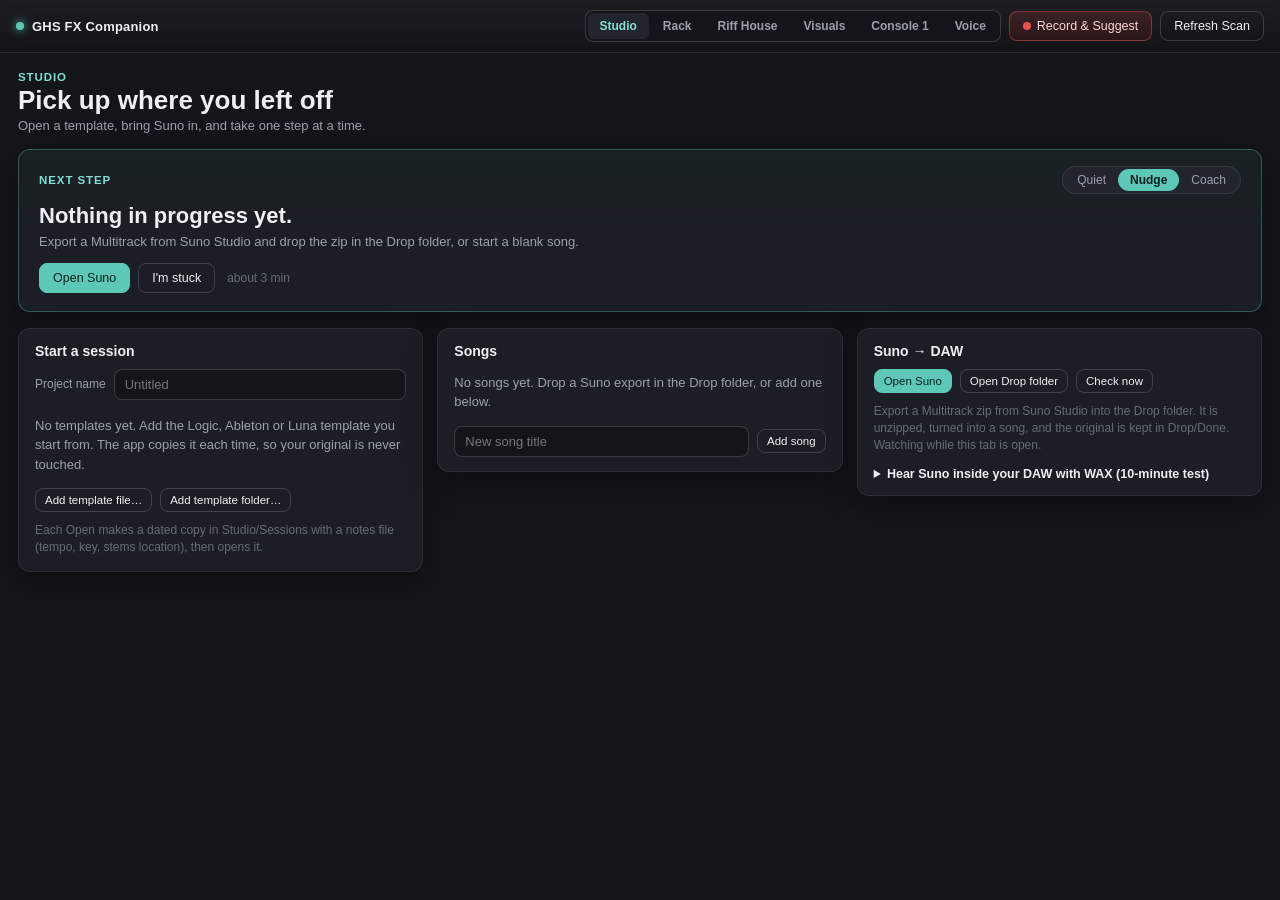
<file: Resources/webui/index.html>
<!DOCTYPE html>
<html lang="en">
<head>
<meta charset="utf-8" />
<meta name="viewport" content="width=device-width, initial-scale=1" />
<title>GHS FX Companion</title>
<link rel="stylesheet" href="style.css" />
<link rel="stylesheet" href="riffhouse.css" />
<link rel="stylesheet" href="routine.css" />
<link rel="stylesheet" href="studio.css" />
<link rel="stylesheet" href="visuals.css" />
<link rel="stylesheet" href="console1.css" />
<link rel="stylesheet" href="voice.css" />
</head>
<body>
<div id="app">

  <header class="topbar">
    <div class="brand">
      <span class="brand-dot"></span>
      <span class="brand-name">GHS FX Companion</span>
    </div>
    <div class="topbar-actions">
      <nav class="view-switch">
        <button id="navStudio" class="view-switch-btn on">Studio</button>
        <button id="navRack" class="view-switch-btn">Rack</button>
        <button id="navRiffHouse" class="view-switch-btn">Riff House</button>
        <button id="navVisuals" class="view-switch-btn">Visuals</button>
        <button id="navConsole1" class="view-switch-btn">Console 1</button>
        <button id="navVoice" class="view-switch-btn">Voice</button>
      </nav>
      <button id="recordBtn" class="btn btn-record">
        <span class="rec-dot"></span>
        <span id="recordBtnLabel">Record &amp; Suggest</span>
      </button>
      <button id="scanBtn" class="btn btn-ghost" title="Re-read the local plugin scan cache">Refresh Scan</button>
    </div>
  </header>

  <div id="toasts" class="toasts"></div>

  <div id="view-studio" class="view on">
    <div id="stRoot"></div>
  </div>

  <div id="view-rack" class="view">
  <main class="layout">

    <section class="panel browser">
      <div class="panel-head">
        <h2>Plugin Library</h2>
        <span id="scanStatus" class="muted small"></span>
      </div>
      <input id="searchBox" class="search" type="text" placeholder="Search name, brand, category..." />
      <div id="pluginList" class="plugin-list"></div>
    </section>

    <section class="panel rack">
      <div class="panel-head">
        <h2>Rack</h2>
        <div class="preset-row">
          <select id="presetSelect" class="select">
            <option value="">Load preset...</option>
          </select>
          <button id="savePresetBtn" class="btn btn-ghost small">Save...</button>
          <button id="deletePresetBtn" class="btn btn-ghost small">Delete</button>
          <button id="importRecipeBtn" class="btn btn-ghost small">Import Recipe...</button>
        </div>
      </div>
      <div id="slotList" class="slot-list"></div>
    </section>

  </main>
  </div>

  <div id="view-riffhouse" class="view">
    <div id="rhRoot"></div>
  </div>

  <div id="view-visuals" class="view">
    <div id="vzRoot"></div>
  </div>

  <div id="view-console1" class="view">
    <div id="c1Root"></div>
  </div>

  <div id="view-voice" class="view">
    <div id="vcRoot"></div>
  </div>

</div>

<div id="modalRoot"></div>

<script src="app.js"></script>
<script src="riffhouse.js"></script>
<script src="routine.js"></script>
<script src="studio-lattice.js"></script>
<script src="studio.js"></script>
<script src="visuals.js"></script>
<script src="console1-automap.js"></script>
<script src="console1.js"></script>
<script src="voice.js"></script>
</body>
</html>
</file>
<file: Resources/webui/style.css>
:root {
  --bg: #14151a;
  --bg-elev: #1c1e25;
  --bg-elev-2: #23252e;
  --border: rgba(255, 255, 255, 0.08);
  --border-strong: rgba(255, 255, 255, 0.16);
  --text: #eef0f4;
  --text-dim: #9aa0ac;
  --text-faint: #656b78;
  --accent: #5ec8b8;
  --accent-bright: #7fe0d1;
  --accent-ink: #08201c;
  --danger: #e2564f;
  --danger-dim: rgba(226, 86, 79, 0.18);
  --amber: #e0a458;
  --radius: 12px;
  --radius-sm: 8px;
  --shadow: 0 10px 30px rgba(0, 0, 0, 0.35);
  --ease: cubic-bezier(0.2, 0.7, 0.3, 1);
}

* { box-sizing: border-box; }

html, body {
  margin: 0;
  height: 100%;
  background: var(--bg);
  color: var(--text);
  font-family: -apple-system, "SF Pro Text", "Segoe UI", Inter, Roboto, Helvetica, Arial, sans-serif;
  font-size: 13px;
  -webkit-font-smoothing: antialiased;
  user-select: none;
}

#app { display: flex; flex-direction: column; height: 100%; }

/* ---------------- Topbar ---------------- */

.topbar {
  display: flex;
  align-items: center;
  justify-content: space-between;
  padding: 10px 16px;
  background: linear-gradient(180deg, rgba(255,255,255,0.04), rgba(255,255,255,0));
  border-bottom: 1px solid var(--border);
  backdrop-filter: blur(12px);
  flex: 0 0 auto;
}

.brand { display: flex; align-items: center; gap: 8px; }
.brand-dot {
  width: 8px; height: 8px; border-radius: 50%;
  background: var(--accent);
  box-shadow: 0 0 10px var(--accent);
}
.brand-name { font-weight: 600; letter-spacing: 0.2px; }

.topbar-actions { display: flex; align-items: center; gap: 8px; }

.view-switch {
  display: flex;
  background: var(--bg);
  border: 1px solid var(--border-strong);
  border-radius: var(--radius-sm);
  padding: 2px;
  gap: 2px;
}
.view-switch-btn {
  appearance: none;
  border: none;
  background: transparent;
  color: var(--text-dim);
  padding: 6px 12px;
  border-radius: 6px;
  font-size: 12px;
  font-weight: 600;
  cursor: pointer;
  transition: background 120ms var(--ease), color 120ms var(--ease);
}
.view-switch-btn:hover { color: var(--text); }
.view-switch-btn.on { background: var(--bg-elev-2); color: var(--accent-bright); }

.view { display: none; min-height: 0; flex: 1 1 auto; }
.view.on { display: flex; flex-direction: column; min-height: 0; }

/* ---------------- Buttons ---------------- */

.btn {
  appearance: none;
  border: 1px solid var(--border-strong);
  background: var(--bg-elev-2);
  color: var(--text);
  border-radius: var(--radius-sm);
  padding: 7px 13px;
  font-size: 12.5px;
  font-weight: 500;
  cursor: pointer;
  transition: transform 120ms var(--ease), background 120ms var(--ease), border-color 120ms var(--ease), box-shadow 120ms var(--ease);
  display: inline-flex;
  align-items: center;
  gap: 6px;
  white-space: nowrap;
}
.btn:hover { background: #2b2e38; border-color: rgba(255,255,255,0.24); }
.btn:active { transform: scale(0.96); }
.btn:disabled { opacity: 0.45; cursor: default; transform: none; }
.btn.small { padding: 5px 9px; font-size: 11.5px; }

.btn-ghost { background: transparent; }

.btn-primary {
  background: var(--accent);
  color: var(--accent-ink);
  border-color: var(--accent);
}
.btn-primary:hover { background: var(--accent-bright); }

.btn-danger { color: #ffb4af; border-color: rgba(226,86,79,0.4); }
.btn-danger:hover { background: var(--danger-dim); }

.btn-record {
  background: linear-gradient(180deg, #3a2226, #2a1618);
  border-color: rgba(226, 86, 79, 0.45);
  color: #ffd7d3;
}
.btn-record:hover { border-color: rgba(226, 86, 79, 0.8); box-shadow: 0 0 0 3px var(--danger-dim); }
.btn-record.recording { background: linear-gradient(180deg, #5c2a2a, #401414); }
.btn-record.busy { opacity: 0.7; }

.rec-dot {
  width: 8px; height: 8px; border-radius: 50%;
  background: var(--danger);
  display: inline-block;
}
.btn-record.recording .rec-dot { animation: pulse 1s infinite var(--ease); }

@keyframes pulse {
  0%   { opacity: 1;   transform: scale(1); }
  50%  { opacity: 0.35; transform: scale(1.35); }
  100% { opacity: 1;   transform: scale(1); }
}

/* ---------------- Layout ---------------- */

.layout {
  flex: 1 1 auto;
  display: grid;
  grid-template-columns: 300px 1fr;
  gap: 14px;
  padding: 14px;
  min-height: 0;
}

.panel {
  background: var(--bg-elev);
  border: 1px solid var(--border);
  border-radius: var(--radius);
  display: flex;
  flex-direction: column;
  min-height: 0;
  overflow: hidden;
  box-shadow: var(--shadow);
}

.panel-head {
  display: flex;
  align-items: center;
  justify-content: space-between;
  padding: 12px 14px 8px;
  gap: 10px;
  flex-wrap: wrap;
}
.panel-head h2 {
  font-size: 12.5px;
  text-transform: uppercase;
  letter-spacing: 0.8px;
  color: var(--text-dim);
  margin: 0;
  font-weight: 600;
}

.muted { color: var(--text-dim); }
.small { font-size: 11px; }
.faint { color: var(--text-faint); }

/* ---------------- Plugin browser ---------------- */

.search {
  margin: 0 14px 10px;
  padding: 8px 10px;
  border-radius: var(--radius-sm);
  border: 1px solid var(--border-strong);
  background: var(--bg);
  color: var(--text);
  font-size: 12.5px;
  outline: none;
  transition: border-color 120ms var(--ease), box-shadow 120ms var(--ease);
}
.search:focus { border-color: var(--accent); box-shadow: 0 0 0 3px rgba(94, 200, 184, 0.15); }

.plugin-list {
  flex: 1 1 auto;
  overflow-y: auto;
  padding: 0 10px 10px;
  display: flex;
  flex-direction: column;
  gap: 6px;
}

.plugin-card {
  border: 1px solid var(--border);
  background: var(--bg-elev-2);
  border-radius: var(--radius-sm);
  padding: 8px 10px;
  cursor: grab;
  transition: border-color 120ms var(--ease), transform 120ms var(--ease), background 120ms var(--ease);
}
.plugin-card:hover { border-color: var(--border-strong); background: #272a34; }
.plugin-card:active { cursor: grabbing; transform: scale(0.985); }
.plugin-card.dragging { opacity: 0.4; }

.plugin-card .name { font-weight: 600; font-size: 12.5px; }
.plugin-card .meta { display: flex; gap: 6px; margin-top: 4px; flex-wrap: wrap; }

.pill {
  display: inline-block;
  padding: 2px 7px;
  border-radius: 999px;
  font-size: 10.5px;
  font-weight: 600;
  background: rgba(255,255,255,0.06);
  color: var(--text-dim);
  border: 1px solid var(--border);
  white-space: nowrap;
}
.pill-accent { background: rgba(94, 200, 184, 0.15); color: var(--accent-bright); border-color: rgba(94,200,184,0.3); }
.pill-amber { background: rgba(224, 164, 88, 0.15); color: var(--amber); border-color: rgba(224,164,88,0.3); }

.empty-hint {
  padding: 24px 14px;
  text-align: center;
  color: var(--text-faint);
  font-size: 12px;
  line-height: 1.6;
}

/* ---------------- Rack ---------------- */

.preset-row { display: flex; gap: 6px; align-items: center; flex-wrap: wrap; }

.select {
  background: var(--bg);
  color: var(--text);
  border: 1px solid var(--border-strong);
  border-radius: var(--radius-sm);
  padding: 5px 8px;
  font-size: 11.5px;
  outline: none;
  max-width: 160px;
}

.slot-list {
  flex: 1 1 auto;
  overflow-y: auto;
  padding: 4px 14px 14px;
  display: flex;
  flex-direction: column;
  gap: 8px;
}

.slot-card {
  display: flex;
  align-items: center;
  gap: 10px;
  padding: 10px 12px;
  border-radius: var(--radius-sm);
  border: 1px solid var(--border);
  background: var(--bg-elev-2);
  transition: border-color 150ms var(--ease), background 150ms var(--ease), box-shadow 150ms var(--ease), transform 150ms var(--ease);
}
.slot-card.filled { border-color: rgba(94, 200, 184, 0.25); }
.slot-card.bypassed { opacity: 0.55; }
.slot-card.drag-over { border-color: var(--accent); box-shadow: 0 0 0 2px rgba(94,200,184,0.25); transform: scale(1.01); }
.slot-card.just-loaded { animation: flash 900ms var(--ease); }

@keyframes flash {
  0%   { box-shadow: 0 0 0 3px rgba(94, 200, 184, 0.55); }
  100% { box-shadow: 0 0 0 0 rgba(94, 200, 184, 0); }
}

.slot-index {
  width: 22px; height: 22px;
  border-radius: 50%;
  background: var(--bg);
  border: 1px solid var(--border-strong);
  display: flex; align-items: center; justify-content: center;
  font-size: 11px; font-weight: 700; color: var(--text-dim);
  flex: 0 0 auto;
}
.slot-card.filled .slot-index { color: var(--accent-bright); border-color: rgba(94,200,184,0.4); }

.slot-body { flex: 1 1 auto; min-width: 0; }
.slot-name { font-weight: 600; font-size: 12.5px; white-space: nowrap; overflow: hidden; text-overflow: ellipsis; }
.slot-name.empty { color: var(--text-faint); font-weight: 400; font-style: italic; }
.slot-format { color: var(--text-faint); font-size: 10.5px; margin-top: 1px; }

.slot-actions { display: flex; align-items: center; gap: 4px; flex: 0 0 auto; }

.drag-handle {
  cursor: grab;
  color: var(--text-faint);
  padding: 4px 2px;
  font-size: 13px;
  line-height: 1;
}
.drag-handle:active { cursor: grabbing; }

.switch {
  position: relative;
  width: 34px; height: 19px;
  flex: 0 0 auto;
}
.switch input { opacity: 0; width: 0; height: 0; }
.switch-track {
  position: absolute; inset: 0;
  background: var(--bg);
  border: 1px solid var(--border-strong);
  border-radius: 999px;
  cursor: pointer;
  transition: background 150ms var(--ease);
}
.switch-track::before {
  content: "";
  position: absolute;
  width: 13px; height: 13px;
  left: 2px; top: 2px;
  border-radius: 50%;
  background: var(--text-dim);
  transition: transform 150ms var(--ease), background 150ms var(--ease);
}
.switch input:checked + .switch-track { background: rgba(224, 164, 88, 0.25); border-color: rgba(224,164,88,0.5); }
.switch input:checked + .switch-track::before { transform: translateX(15px); background: var(--amber); }
.switch input:disabled + .switch-track { opacity: 0.4; cursor: default; }

.icon-btn {
  width: 26px; height: 26px;
  border-radius: 7px;
  border: 1px solid transparent;
  background: transparent;
  color: var(--text-dim);
  cursor: pointer;
  display: flex; align-items: center; justify-content: center;
  font-size: 13px;
  transition: background 120ms var(--ease), color 120ms var(--ease);
}
.icon-btn:hover:not(:disabled) { background: rgba(255,255,255,0.08); color: var(--text); }
.icon-btn:disabled { opacity: 0.3; cursor: default; }
.icon-btn.danger:hover:not(:disabled) { background: var(--danger-dim); color: #ffb4af; }

/* ---------------- Toasts ---------------- */

.toasts {
  position: fixed;
  top: 54px;
  right: 16px;
  display: flex;
  flex-direction: column;
  gap: 8px;
  z-index: 50;
  pointer-events: none;
  max-width: 360px;
}

.toast {
  background: rgba(28, 30, 37, 0.95);
  border: 1px solid var(--border-strong);
  border-radius: var(--radius-sm);
  padding: 10px 13px;
  font-size: 12px;
  box-shadow: var(--shadow);
  backdrop-filter: blur(10px);
  animation: toast-in 220ms var(--ease);
}
.toast.leaving { animation: toast-out 220ms var(--ease) forwards; }

@keyframes toast-in {
  from { opacity: 0; transform: translateY(-8px); }
  to   { opacity: 1; transform: translateY(0); }
}
@keyframes toast-out {
  from { opacity: 1; transform: translateY(0); }
  to   { opacity: 0; transform: translateY(-8px); }
}

/* ---------------- Modal (preset naming, suggestions) ---------------- */

.modal-backdrop {
  position: fixed; inset: 0;
  background: rgba(0,0,0,0.55);
  display: flex;
  align-items: center;
  justify-content: center;
  z-index: 100;
  animation: fade-in 150ms var(--ease);
}
@keyframes fade-in { from { opacity: 0; } to { opacity: 1; } }

.modal {
  background: var(--bg-elev);
  border: 1px solid var(--border-strong);
  border-radius: var(--radius);
  box-shadow: var(--shadow);
  width: 420px;
  max-width: 92vw;
  max-height: 82vh;
  display: flex;
  flex-direction: column;
  animation: modal-in 180ms var(--ease);
}
@keyframes modal-in {
  from { opacity: 0; transform: translateY(10px) scale(0.98); }
  to   { opacity: 1; transform: translateY(0) scale(1); }
}

.modal-head {
  padding: 14px 16px 10px;
  border-bottom: 1px solid var(--border);
  display: flex;
  align-items: baseline;
  justify-content: space-between;
  gap: 10px;
}
.modal-head h3 { margin: 0; font-size: 14px; }
.modal-body { padding: 14px 16px; overflow-y: auto; flex: 1 1 auto; }
.modal-foot { padding: 10px 16px 14px; display: flex; justify-content: flex-end; gap: 8px; }

.modal-input {
  width: 100%;
  padding: 9px 10px;
  border-radius: var(--radius-sm);
  border: 1px solid var(--border-strong);
  background: var(--bg);
  color: var(--text);
  font-size: 13px;
  outline: none;
}
.modal-input:focus { border-color: var(--accent); box-shadow: 0 0 0 3px rgba(94, 200, 184, 0.15); }

/* ---------------- Suggestions modal ---------------- */

.suggest-header { margin-bottom: 10px; }
.suggest-header .vibe { color: var(--accent-bright); font-weight: 600; }

.suggest-list { display: flex; flex-direction: column; gap: 8px; }

.suggest-card {
  border: 1px solid var(--border);
  background: var(--bg-elev-2);
  border-radius: var(--radius-sm);
  padding: 10px 12px;
  transition: border-color 120ms var(--ease);
}
.suggest-card.owned { border-color: rgba(94, 200, 184, 0.3); }
.suggest-card .stage-name { font-weight: 600; font-size: 12.5px; }
.suggest-card .stage-role { color: var(--text-dim); font-size: 11px; margin-top: 2px; }
.suggest-card .stage-pick { display: flex; align-items: center; justify-content: space-between; gap: 8px; margin-top: 8px; }
.suggest-card .stage-pick .plugin-pick { font-size: 12px; }
.suggest-card .stage-pick .plugin-pick .brand { color: var(--text-faint); }
.suggest-card .tip { color: var(--text-faint); font-size: 10.5px; margin-top: 4px; line-height: 1.4; }

/* ---------------- Scrollbars ---------------- */

::-webkit-scrollbar { width: 9px; height: 9px; }
::-webkit-scrollbar-track { background: transparent; }
::-webkit-scrollbar-thumb { background: rgba(255,255,255,0.12); border-radius: 999px; }
::-webkit-scrollbar-thumb:hover { background: rgba(255,255,255,0.22); }
</file>
<file: Resources/webui/riffhouse.css>
/* ============================================================
   Riff House - practice/play-along game inside GHS FX Companion.
   Reuses the base palette from style.css (loaded first) so both
   views feel like one app, not two bolted-together UIs.
   ============================================================ */

#rhRoot {
  display: flex;
  flex-direction: column;
  flex: 1 1 auto;
  min-height: 0;
  padding: 14px;
  gap: 12px;
}

/* ---------------- Live status strip (always visible) ---------------- */

.rh-live-strip {
  display: flex;
  align-items: center;
  gap: 14px;
  flex-wrap: wrap;
  background: var(--bg-elev);
  border: 1px solid var(--border);
  border-radius: var(--radius);
  padding: 10px 14px;
  box-shadow: var(--shadow);
  flex: 0 0 auto;
}

.rh-live-note {
  font-size: 20px;
  font-weight: 800;
  min-width: 2.4em;
  color: var(--accent-bright);
}
.rh-live-note.quiet { color: var(--text-faint); }

.rh-live-meter {
  width: 70px; height: 6px;
  border-radius: 999px;
  background: var(--bg);
  border: 1px solid var(--border-strong);
  overflow: hidden;
  flex: 0 0 auto;
}
.rh-live-meter > i {
  display: block; height: 100%;
  width: 0%;
  background: var(--accent);
  transition: width 80ms linear;
}

.rh-live-held {
  display: flex; gap: 4px; flex-wrap: wrap;
  font-size: 11px; color: var(--text-dim);
}

.rh-spacer { flex: 1 1 auto; }

.rh-save-btn {
  background: linear-gradient(180deg, #2a3a38, #16211f);
  border-color: rgba(94, 200, 184, 0.4);
  color: var(--accent-bright);
}
.rh-save-btn:hover { border-color: var(--accent); box-shadow: 0 0 0 3px rgba(94,200,184,0.18); }
.rh-save-btn.busy { opacity: 0.6; }

.rh-mini-toggle { display: flex; align-items: center; gap: 6px; font-size: 11.5px; color: var(--text-dim); }

/* ---------------- Sub nav ---------------- */

.rh-subnav {
  display: flex;
  gap: 6px;
  flex: 0 0 auto;
}
.rh-subnav button {
  appearance: none;
  border: 1px solid var(--border);
  background: var(--bg-elev-2);
  color: var(--text-dim);
  border-radius: var(--radius-sm);
  padding: 7px 13px;
  font-size: 12px;
  font-weight: 600;
  cursor: pointer;
  transition: background 120ms var(--ease), color 120ms var(--ease), border-color 120ms var(--ease);
}
.rh-subnav button:hover { color: var(--text); }
.rh-subnav button.on { background: var(--accent); color: var(--accent-ink); border-color: var(--accent); }

.rh-pane { display: none; flex: 1 1 auto; min-height: 0; flex-direction: column; gap: 12px; overflow-y: auto; }
.rh-pane.on { display: flex; }

/* ---------------- Play: controls row ---------------- */

.rh-controls {
  display: flex;
  align-items: center;
  gap: 10px;
  flex-wrap: wrap;
  background: var(--bg-elev);
  border: 1px solid var(--border);
  border-radius: var(--radius);
  padding: 10px 14px;
  flex: 0 0 auto;
}
.rh-controls label { font-size: 11.5px; color: var(--text-dim); display: flex; align-items: center; gap: 6px; }
.rh-controls input[type="range"] { width: 90px; }

/* ---------------- HUD ---------------- */

.rh-hud {
  display: flex;
  align-items: center;
  gap: 20px;
  flex-wrap: wrap;
  background: var(--bg-elev);
  border: 1px solid var(--border);
  border-radius: var(--radius);
  padding: 12px 16px;
  flex: 0 0 auto;
}
.rh-hud-stat { display: flex; flex-direction: column; gap: 2px; }
.rh-hud-stat .label { font-size: 10px; text-transform: uppercase; letter-spacing: 0.6px; color: var(--text-faint); font-weight: 700; }
.rh-hud-stat .value { font-size: 20px; font-weight: 800; }
.rh-hud-stat .value.mult-1 { color: var(--text); }
.rh-hud-stat .value.mult-2 { color: var(--amber); }
.rh-hud-stat .value.mult-3 { color: #f0825a; }
.rh-hud-stat .value.mult-4 { color: var(--accent-bright); text-shadow: 0 0 10px rgba(94,200,184,0.6); }

.rh-meter-row { display: flex; flex-direction: column; gap: 4px; min-width: 140px; }
.rh-meter-row .label { font-size: 10px; text-transform: uppercase; letter-spacing: 0.6px; color: var(--text-faint); font-weight: 700; }
.rh-meter-track {
  width: 100%; height: 10px;
  border-radius: 999px;
  background: var(--bg);
  border: 1px solid var(--border-strong);
  overflow: hidden;
}
.rh-meter-track > i { display: block; height: 100%; transition: width 150ms var(--ease); }
.rh-rock-fill { background: linear-gradient(90deg, var(--danger), var(--amber), var(--accent)); }
.rh-sp-fill { background: linear-gradient(90deg, #6b5bd6, #9b7bf0); }
.rh-sp-ready .rh-sp-fill { box-shadow: 0 0 10px rgba(155,123,240,0.8); animation: rh-sp-pulse 1s infinite var(--ease); }
@keyframes rh-sp-pulse { 0%, 100% { opacity: 1; } 50% { opacity: 0.6; } }

/* ---------------- Note highway ---------------- */

.rh-stage {
  position: relative;
  flex: 1 1 auto;
  min-height: 220px;
  background: var(--bg-elev);
  border: 1px solid var(--border);
  border-radius: var(--radius);
  box-shadow: var(--shadow);
  overflow: hidden;
}
#rhCanvas { display: block; width: 100%; height: 100%; }

.rh-burst {
  position: absolute;
  inset: 0;
  pointer-events: none;
  display: flex;
  align-items: center;
  justify-content: center;
  font-size: 28px;
  font-weight: 800;
  color: var(--accent-bright);
  opacity: 0;
  text-shadow: 0 0 20px rgba(94,200,184,0.7);
}
.rh-burst.show { animation: rh-burst-pop 900ms var(--ease); }
@keyframes rh-burst-pop {
  0%   { opacity: 0; transform: scale(0.8); }
  15%  { opacity: 1; transform: scale(1.05); }
  30%  { opacity: 1; transform: scale(1); }
  100% { opacity: 0; transform: scale(1); }
}

/* Combo-milestone callout: one notch bigger/longer than a routine hit, still
   brief enough not to block the next falling note. */
.rh-burst.big {
  font-size: 40px;
  color: var(--amber);
  text-shadow: 0 0 28px rgba(224,164,88,0.75);
}
.rh-burst.big.show { animation: rh-burst-pop-big 1100ms var(--ease); }
@keyframes rh-burst-pop-big {
  0%   { opacity: 0; transform: scale(0.7) rotate(-1deg); }
  12%  { opacity: 1; transform: scale(1.15) rotate(1deg); }
  28%  { opacity: 1; transform: scale(1) rotate(0deg); }
  80%  { opacity: 1; transform: scale(1); }
  100% { opacity: 0; transform: scale(1.05); }
}

/* ---------------- Chart / song lists ---------------- */

.rh-chart-list, .rh-idea-list {
  display: flex;
  flex-direction: column;
  gap: 6px;
}
.rh-chart-card {
  display: flex;
  align-items: center;
  gap: 10px;
  padding: 9px 12px;
  border: 1px solid var(--border);
  background: var(--bg-elev-2);
  border-radius: var(--radius-sm);
  cursor: pointer;
  transition: border-color 120ms var(--ease), background 120ms var(--ease);
}
.rh-chart-card:hover { border-color: var(--border-strong); background: #272a34; }
.rh-chart-card.selected { border-color: var(--accent); background: rgba(94,200,184,0.08); }
.rh-chart-card .title { font-weight: 600; font-size: 12.5px; flex: 1 1 auto; }
.rh-chart-card .meta { font-size: 10.5px; color: var(--text-faint); }

/* ---------------- Tuner ---------------- */

.rh-tuner {
  display: flex;
  flex-direction: column;
  align-items: center;
  justify-content: center;
  gap: 14px;
  flex: 1 1 auto;
  background: var(--bg-elev);
  border: 1px solid var(--border);
  border-radius: var(--radius);
  padding: 30px;
}
.rh-tuner-note { font-size: 72px; font-weight: 800; }
.rh-tuner-hz { color: var(--text-dim); font-size: 14px; }
.rh-tuner-needle-track {
  position: relative;
  width: 320px; max-width: 80%;
  height: 14px;
  border-radius: 999px;
  background: var(--bg);
  border: 1px solid var(--border-strong);
}
.rh-tuner-needle-track::before {
  content: ""; position: absolute; left: 50%; top: -4px; bottom: -4px; width: 2px;
  background: var(--border-strong); transform: translateX(-50%);
}
.rh-tuner-needle {
  position: absolute; top: -5px; width: 6px; height: 24px; border-radius: 3px;
  background: var(--danger); left: 50%; transform: translateX(-50%);
  transition: left 80ms linear, background 150ms var(--ease);
}
.rh-tuner-needle.in-tune { background: var(--accent); box-shadow: 0 0 10px var(--accent); }

/* ---------------- Arcade (Note Ninja) ---------------- */

.rh-arcade {
  display: flex;
  flex-direction: column;
  align-items: center;
  justify-content: center;
  gap: 16px;
  flex: 1 1 auto;
  background: var(--bg-elev);
  border: 1px solid var(--border);
  border-radius: var(--radius);
  padding: 30px;
}
.rh-arcade-target { font-size: 80px; font-weight: 800; color: var(--amber); }
.rh-arcade-stats { display: flex; gap: 24px; font-size: 13px; color: var(--text-dim); }
.rh-arcade-stats b { color: var(--text); font-size: 18px; }

/* ---------------- Capture waveform ---------------- */

.rh-wave-wrap { position: relative; }
#rhWave { width: 100%; height: 140px; display: block; background: var(--bg); border-radius: var(--radius-sm); border: 1px solid var(--border); }

/* ---------------- Misc ---------------- */

.rh-empty { padding: 24px; text-align: center; color: var(--text-faint); font-size: 12px; line-height: 1.6; }
.rh-section-title { font-size: 12.5px; text-transform: uppercase; letter-spacing: 0.8px; color: var(--text-dim); font-weight: 600; margin: 0; }

/* Latency suggestion: only visible when there is something to suggest. */
#rhLatencySuggest[hidden] { display: none; }
</file>
<file: Resources/webui/routine.css>
/* ============================================================
   Riff House - Today tab (routine, check-in, journal).
   Calm on purpose: no flashing, generous targets, high contrast.
   ============================================================ */

#rhPaneRoutine { padding-bottom: 24px; }

.rt-head { display: flex; justify-content: space-between; align-items: flex-end; gap: 18px; flex-wrap: wrap; }
.rt-kicker { font-size: 11.5px; letter-spacing: 0.08em; text-transform: uppercase; color: var(--accent-bright); font-weight: 700; }
.rt-title { margin: 2px 0 2px; font-size: 26px; font-weight: 800; color: var(--text); }
.rt-sub { font-size: 13px; color: var(--text-dim); }
.rt-rank { min-width: 220px; }
.rt-rank-name { font-size: 13px; font-weight: 700; color: var(--text); }
.rt-rank-sub { font-size: 11px; color: var(--text-faint); margin-top: 3px; }
.rt-bar { height: 8px; border-radius: 6px; background: var(--bg-elev-2); border: 1px solid var(--border); margin-top: 5px; overflow: hidden; }
.rt-bar i { display: block; height: 100%; background: var(--accent); transition: width 400ms var(--ease); }

/* day tiles */
.rt-tiles { display: grid; grid-template-columns: repeat(7, minmax(0, 1fr)); gap: 7px; max-width: 640px; } /* one row per week */
.rt-tile {
  appearance: none; position: relative; cursor: pointer;
  background: var(--bg-elev); color: var(--text-dim);
  border: 1px solid var(--border); border-radius: var(--radius-sm);
  padding: 7px 4px 6px; display: flex; flex-direction: column; align-items: center; gap: 1px;
  font-family: inherit;
}
.rt-tile b { font-size: 16px; color: var(--text); }
.rt-tile span { font-size: 10px; text-transform: uppercase; letter-spacing: 0.05em; }
.rt-tile.done { background: rgba(94, 200, 184, 0.16); border-color: rgba(94, 200, 184, 0.55); }
.rt-tile.done b { color: var(--accent-bright); }
.rt-tile.future { opacity: 0.55; }
.rt-tile.today { border-color: var(--amber); }
.rt-tile.sel { outline: 2px solid var(--accent); outline-offset: 1px; }
.rt-tile em { position: absolute; top: 5px; right: 5px; width: 6px; height: 6px; border-radius: 50%; background: var(--text-faint); }
.rt-tile em.up { background: var(--accent-bright); }
.rt-tile:hover { border-color: var(--border-strong); }

.rt-stats { display: grid; grid-template-columns: repeat(auto-fit, minmax(150px, 1fr)); gap: 10px; }
.rt-stats > div { background: var(--bg-elev); border: 1px solid var(--border); border-radius: var(--radius-sm); padding: 10px 12px; }
.rt-stats b { display: block; font-size: 22px; color: var(--text); }
.rt-stats span { font-size: 11.5px; color: var(--text-dim); }

.rt-grid { display: grid; grid-template-columns: repeat(auto-fit, minmax(320px, 1fr)); gap: 12px; }
.rt-wide { grid-column: 1 / -1; }
.rt-card { background: var(--bg-elev); border: 1px solid var(--border); border-radius: var(--radius); padding: 14px 16px; box-shadow: var(--shadow); }
.rt-card h3 { margin: 0 0 10px; font-size: 14px; font-weight: 700; color: var(--text); display: flex; align-items: center; gap: 10px; flex-wrap: wrap; }
.rt-card h3 small { font-weight: 500; font-size: 11.5px; }
.quiet { color: var(--text-faint); font-size: 12px; }
.rt-mt { margin-top: 10px; }

/* buttons */
.rt-btn {
  appearance: none; cursor: pointer; font-family: inherit;
  border: 1px solid var(--border-strong); background: var(--bg-elev-2); color: var(--text);
  border-radius: var(--radius-sm); padding: 9px 15px; font-size: 13px; font-weight: 600;
  transition: background 120ms var(--ease), border-color 120ms var(--ease);
}
.rt-btn:hover:not(:disabled) { border-color: var(--accent); }
.rt-btn:disabled { opacity: 0.55; cursor: default; }
.rt-primary { background: var(--accent); color: var(--accent-ink); border-color: var(--accent); }
.rt-primary:hover:not(:disabled) { background: var(--accent-bright); }
.rt-ghost { background: transparent; }
.rt-small { padding: 5px 11px; font-size: 12px; }
.rt-link { appearance: none; background: none; border: 0; color: var(--accent-bright); font-size: 12px; cursor: pointer; padding: 2px 4px; font-family: inherit; }
.rt-link:hover { text-decoration: underline; }

.rt-pill {
  appearance: none; cursor: pointer; font-family: inherit;
  border: 1px solid var(--border-strong); background: var(--bg-elev-2); color: var(--text-dim);
  border-radius: 999px; padding: 7px 14px; font-size: 12.5px; font-weight: 600;
}
.rt-pill:hover { color: var(--text); }
.rt-pill.on { background: var(--accent); color: var(--accent-ink); border-color: var(--accent); }

/* check-in */
.rt-ck-row { margin-bottom: 10px; }
.rt-ck-label { font-size: 12px; color: var(--text-dim); margin-bottom: 5px; }
.rt-scale, .rt-tags { display: flex; gap: 6px; flex-wrap: wrap; }
.rt-tags { margin: 8px 0 10px; }
.rt-input, .rt-textarea, .rt-field input {
  width: 100%; box-sizing: border-box; background: var(--bg); color: var(--text);
  border: 1px solid var(--border-strong); border-radius: var(--radius-sm); padding: 9px 11px;
  font-family: inherit; font-size: 13px;
}
.rt-textarea { resize: vertical; min-height: 90px; line-height: 1.45; }
.rt-input:focus, .rt-textarea:focus, .rt-field input:focus { outline: 2px solid var(--accent); outline-offset: 0; border-color: var(--accent); }
.rt-msg { font-size: 12.5px; color: var(--text-dim); margin-top: 9px; min-height: 18px; }

/* quests */
.rt-quests { list-style: none; margin: 0 0 12px; padding: 0; display: flex; flex-direction: column; gap: 8px; }
.rt-quests li { display: flex; align-items: center; gap: 12px; background: var(--bg); border: 1px solid var(--border); border-radius: var(--radius-sm); padding: 9px 11px; }
.rt-quests li.done { border-color: rgba(94, 200, 184, 0.5); }
.rt-q-body { flex: 1; min-width: 0; }
.rt-q-title { font-size: 13.5px; font-weight: 700; color: var(--text); }
.rt-quests li.done .rt-q-title { color: var(--accent-bright); }
.rt-q-hint { font-size: 12px; color: var(--text-dim); margin-top: 2px; line-height: 1.4; }
.rt-prog { font-weight: 500; font-size: 11.5px; color: var(--text-faint); margin-left: 6px; }
.rt-check { position: relative; width: 26px; height: 26px; flex: 0 0 auto; cursor: pointer; }
.rt-check input { position: absolute; inset: 0; opacity: 0; margin: 0; cursor: pointer; }
.rt-check .box { position: absolute; inset: 0; border-radius: 7px; border: 2px solid var(--border-strong); background: var(--bg-elev-2); }
.rt-check input:checked + .box { background: var(--accent); border-color: var(--accent); }
.rt-check input:checked + .box::after { content: ""; position: absolute; left: 8px; top: 3px; width: 6px; height: 12px; border: solid var(--accent-ink); border-width: 0 3px 3px 0; transform: rotate(45deg); }
.rt-check input:focus-visible + .box { outline: 2px solid var(--amber); outline-offset: 2px; }

/* weekly goal */
.rt-boss-pip { display: inline-flex; width: 20px; height: 20px; border-radius: 50%; align-items: center; justify-content: center; font-size: 11px; background: var(--bg-elev-2); border: 1px solid var(--border-strong); color: var(--text-faint); }
.rt-boss-pip.on { background: var(--amber); color: #2a1a00; border-color: var(--amber); }
.rt-boss { background: var(--bg); border: 1px solid var(--border); border-radius: var(--radius-sm); padding: 11px 13px; }
.rt-boss.cleared { border-color: var(--amber); }
.rt-boss-name { font-size: 14px; font-weight: 700; color: var(--text); }
.rt-boss-state { font-size: 12px; color: var(--amber); margin-top: 6px; }

/* journal */
.rt-prompt { font-size: 13px; color: var(--text); margin-bottom: 8px; }
.rt-entries { margin-top: 14px; display: flex; flex-direction: column; gap: 10px; }
.rt-entry { background: var(--bg); border: 1px solid var(--border); border-radius: var(--radius-sm); padding: 10px 13px; }
.rt-entry header { display: flex; justify-content: space-between; font-size: 11.5px; color: var(--text-faint); }
.rt-entry-prompt { font-size: 12px; color: var(--text-dim); margin-top: 4px; font-style: italic; }
.rt-entry p { margin: 6px 0 0; font-size: 13.5px; line-height: 1.5; color: var(--text); white-space: normal; }

/* practice table */
.rt-table { width: 100%; border-collapse: collapse; font-size: 12.5px; }
.rt-table th { text-align: left; color: var(--text-faint); font-weight: 600; padding: 4px 8px; border-bottom: 1px solid var(--border); }
.rt-table td { padding: 6px 8px; color: var(--text); border-bottom: 1px solid var(--border); }

.rt-foot { display: flex; gap: 10px; align-items: center; flex-wrap: wrap; }

/* setup */
.rt-setup { max-width: 460px; display: flex; flex-direction: column; gap: 12px; padding: 10px 2px; }
.rt-field { display: flex; flex-direction: column; gap: 5px; font-size: 12.5px; color: var(--text-dim); }

@media (prefers-reduced-motion: reduce) { .rt-bar i { transition: none; } }
</file>
<file: Resources/webui/studio.css>
/* ============================================================
   Studio launchpad. Calm on purpose: no flashing, no motion beyond
   short fades, large targets, high contrast. Uses the base palette.
   ============================================================ */

#stRoot { flex: 1 1 auto; min-height: 0; overflow-y: auto; padding: 18px 18px 28px; display: flex; flex-direction: column; gap: 16px; }

.st-head { display: flex; justify-content: space-between; align-items: flex-end; gap: 16px; flex-wrap: wrap; }
.st-kicker { font-size: 11.5px; letter-spacing: 0.08em; text-transform: uppercase; color: var(--accent-bright); font-weight: 700; }
.st-title { margin: 2px 0 2px; font-size: 26px; font-weight: 800; color: var(--text); }
.st-sub { font-size: 13px; color: var(--text-dim); }

.st-grid { display: grid; grid-template-columns: repeat(auto-fit, minmax(330px, 1fr)); gap: 14px; align-items: start; }
.st-card { background: var(--bg-elev); border: 1px solid var(--border); border-radius: var(--radius); padding: 14px 16px; box-shadow: var(--shadow); }
.st-card h3 { margin: 0 0 10px; font-size: 14px; font-weight: 700; color: var(--text); }

/* next step */
.st-next { border-color: rgba(94, 200, 184, 0.35); background: linear-gradient(180deg, rgba(94, 200, 184, 0.07), var(--bg-elev) 60%); padding: 16px 20px 18px; }
.st-next-top { display: flex; justify-content: space-between; align-items: center; gap: 12px; flex-wrap: wrap; }
.st-modes { display: inline-flex; background: var(--bg-elev-2); border: 1px solid var(--border); border-radius: 999px; padding: 2px; }
.st-mode { appearance: none; border: 0; background: transparent; color: var(--text-dim); font: inherit; font-size: 12px; padding: 4px 12px; border-radius: 999px; cursor: pointer; }
.st-mode:hover { color: var(--text); }
.st-mode.on { background: var(--accent); color: var(--accent-ink); font-weight: 700; }
.st-next-title { margin: 8px 0 4px; font-size: 22px; line-height: 1.25; font-weight: 800; color: var(--text); max-width: 46ch; }
.st-quiet .st-next-title { font-size: 18px; font-weight: 700; }
.st-next-detail { font-size: 13px; color: var(--text-dim); }
.st-next-why { margin-top: 6px; font-size: 13px; color: var(--text); opacity: 0.85; max-width: 60ch; }
.st-welcome { margin-top: 8px; font-size: 13px; color: var(--accent-bright); }
.st-next-actions { display: flex; align-items: center; gap: 8px; flex-wrap: wrap; margin-top: 14px; }
.st-minutes { font-size: 12px; color: var(--text-faint); margin-left: 4px; }
.st-stuck { margin-top: 12px; padding: 10px 12px; border-radius: var(--radius-sm); background: var(--bg-elev-2); border: 1px solid var(--border); font-size: 13.5px; display: flex; align-items: center; gap: 10px; flex-wrap: wrap; }
.st-stuck b { color: var(--amber); }
.st-kind-finished .st-next-title { color: var(--accent-bright); }

/* shared bits */
.st-row { display: flex; align-items: center; gap: 8px; flex-wrap: wrap; margin-top: 10px; }
.st-label { font-size: 12px; color: var(--text-dim); }
.st-name-row { margin-top: 0; }
.st-input { background: var(--bg); color: var(--text); border: 1px solid var(--border-strong); border-radius: var(--radius-sm); padding: 7px 10px; font: inherit; font-size: 13px; min-width: 0; flex: 1 1 140px; }
.st-input.narrow { flex: 0 0 84px; }
.st-input:focus-visible, .st-mode:focus-visible, .st-song:focus-visible, .st-stage:focus-visible, .st-x:focus-visible { outline: 2px solid var(--accent); outline-offset: 1px; }
.st-hint { margin-top: 10px; font-size: 12px; color: var(--text-faint); line-height: 1.45; }
.st-empty { font-size: 13px; color: var(--text-dim); line-height: 1.5; padding: 4px 0; }
.st-path { display: block; margin-top: 8px; font-size: 11.5px; color: var(--text-dim); word-break: break-all; }
.st-wait { margin-top: 8px; font-size: 12.5px; color: var(--amber); }

/* templates */
.st-templates { display: flex; flex-direction: column; gap: 6px; margin-top: 12px; }
.st-tpl { display: flex; align-items: center; gap: 8px; padding: 7px 8px; background: var(--bg); border: 1px solid var(--border); border-radius: var(--radius-sm); }
.st-chip { font-size: 10.5px; text-transform: uppercase; letter-spacing: 0.05em; color: var(--accent-bright); border: 1px solid rgba(94, 200, 184, 0.4); border-radius: 999px; padding: 2px 8px; white-space: nowrap; }
.st-tpl-name { flex: 1 1 auto; min-width: 0; font-size: 13.5px; font-weight: 600; color: var(--text); overflow: hidden; text-overflow: ellipsis; white-space: nowrap; }
.st-x { appearance: none; background: transparent; border: 0; color: var(--text-faint); font-size: 18px; line-height: 1; cursor: pointer; padding: 2px 6px; border-radius: 6px; }
.st-x:hover { color: var(--text); background: var(--bg-elev-2); }

/* songs */
.st-song-list { display: flex; flex-direction: column; gap: 6px; max-height: 220px; overflow-y: auto; }
.st-song { appearance: none; display: flex; justify-content: space-between; align-items: center; gap: 10px; text-align: left; font: inherit; color: var(--text); background: var(--bg); border: 1px solid var(--border); border-radius: var(--radius-sm); padding: 9px 11px; cursor: pointer; }
.st-song:hover { border-color: var(--border-strong); }
.st-song.on { border-color: var(--accent); background: rgba(94, 200, 184, 0.08); }
.st-song-title { font-size: 13.5px; font-weight: 600; overflow: hidden; text-overflow: ellipsis; white-space: nowrap; }
.st-song-meta { font-size: 11.5px; color: var(--text-dim); white-space: nowrap; }
.st-song-detail { margin-top: 14px; padding-top: 12px; border-top: 1px solid var(--border); }
.st-stages { display: grid; grid-template-columns: repeat(3, minmax(0, 1fr)); gap: 6px; }
.st-stage { appearance: none; font: inherit; font-size: 12px; font-weight: 600; color: var(--text-dim); background: var(--bg); border: 1px solid var(--border); border-radius: var(--radius-sm); padding: 6px 8px; cursor: pointer; display: flex; justify-content: space-between; gap: 6px; }
.st-stage small { font-weight: 500; color: var(--text-faint); }
.st-stage:hover { border-color: var(--border-strong); color: var(--text); }
.st-stage.done { border-color: rgba(94, 200, 184, 0.45); }
.st-stage.on { background: var(--accent); color: var(--accent-ink); border-color: var(--accent); }
.st-stage.on small { color: var(--accent-ink); opacity: 0.75; }
.st-checks { list-style: none; margin: 12px 0 0; padding: 0; display: flex; flex-direction: column; gap: 4px; }
.st-checks li { display: flex; align-items: center; gap: 9px; padding: 6px 4px; font-size: 13.5px; color: var(--text); }
.st-checks li.done label { color: var(--text-dim); text-decoration: line-through; text-decoration-color: rgba(255, 255, 255, 0.25); }
.st-checks input { width: 18px; height: 18px; accent-color: var(--accent); flex: 0 0 auto; }
.st-checks label { flex: 1 1 auto; cursor: pointer; }

/* Suno card */
.st-details { margin-top: 12px; font-size: 12.5px; color: var(--text-dim); }
.st-details summary { cursor: pointer; color: var(--text); font-weight: 600; }
.st-details ol { margin: 8px 0 6px; padding-left: 20px; line-height: 1.55; }
.st-details p { margin: 6px 0 0; }

@media (prefers-reduced-motion: no-preference) {
  .st-card { animation: st-in 160ms var(--ease) both; }
  @keyframes st-in { from { opacity: 0; transform: translateY(3px); } to { opacity: 1; transform: none; } }
}
</file>
<file: Resources/webui/visuals.css>
/* ============================================================
   Visuals - audio-reactive performance display inside GHS FX
   Companion. Reuses the base palette from style.css, same
   separation riffhouse.css keeps.
   ============================================================ */

#vzRoot {
  display: flex;
  flex-direction: column;
  flex: 1 1 auto;
  min-height: 0;
  padding: 14px;
  gap: 12px;
}

/* ---------------- Sub nav (shares the look of .rh-subnav) ---------------- */

.vz-subnav {
  display: flex;
  gap: 6px;
  flex: 0 0 auto;
}
.vz-subnav button {
  appearance: none;
  border: 1px solid var(--border);
  background: var(--bg-elev-2);
  color: var(--text-dim);
  border-radius: var(--radius-sm);
  padding: 7px 13px;
  font-size: 12px;
  font-weight: 600;
  cursor: pointer;
  transition: background 120ms var(--ease), color 120ms var(--ease), border-color 120ms var(--ease);
}
.vz-subnav button:hover { color: var(--text); }
.vz-subnav button.on { background: var(--accent); color: var(--accent-ink); border-color: var(--accent); }

.vz-pane { display: none; flex: 1 1 auto; min-height: 0; flex-direction: column; gap: 12px; overflow-y: auto; }
.vz-pane.on { display: flex; }

/* ---------------- Stage controls row ---------------- */

.vz-controls {
  display: flex;
  align-items: center;
  gap: 10px;
  flex-wrap: wrap;
  background: var(--bg-elev);
  border: 1px solid var(--border);
  border-radius: var(--radius);
  padding: 10px 14px;
  flex: 0 0 auto;
}
.vz-controls label { font-size: 11.5px; color: var(--text-dim); display: flex; align-items: center; gap: 6px; }
.vz-controls input[type="range"] { width: 110px; }
.vz-spacer { flex: 1 1 auto; }

.vz-scene-group { display: flex; gap: 6px; }
.vz-scene-btn {
  appearance: none;
  border: 1px solid var(--border);
  background: var(--bg-elev-2);
  color: var(--text-dim);
  border-radius: var(--radius-sm);
  padding: 6px 12px;
  font-size: 12px;
  font-weight: 600;
  cursor: pointer;
}
.vz-scene-btn.on { background: var(--accent); color: var(--accent-ink); border-color: var(--accent); }

/* ---------------- Stage (canvas) ---------------- */

.vz-stage {
  position: relative;
  flex: 1 1 auto;
  min-height: 260px;
  background: #05060a;
  border: 1px solid var(--border);
  border-radius: var(--radius);
  box-shadow: var(--shadow);
  overflow: hidden;
}
#vzCanvas { display: block; width: 100%; height: 100%; }

.vz-exit-fullscreen {
  position: absolute;
  top: 14px;
  right: 14px;
  display: none;
  appearance: none;
  border: 1px solid var(--border-strong);
  background: rgba(20, 21, 26, 0.7);
  color: var(--text);
  border-radius: var(--radius-sm);
  padding: 8px 14px;
  font-size: 12px;
  font-weight: 600;
  cursor: pointer;
  z-index: 10;
}

/* Fullscreen is a body-level toggle (set by visuals.js when the native
   window pop-out happens) rather than anything scoped to .vz-stage, since
   the reparented webview still contains the whole app's DOM - everything
   outside the stage just needs to get out of the way. */
body.vz-fullscreen .topbar,
body.vz-fullscreen #toasts,
body.vz-fullscreen #view-rack,
body.vz-fullscreen #view-riffhouse,
body.vz-fullscreen .vz-subnav,
body.vz-fullscreen .vz-controls {
  display: none !important;
}
body.vz-fullscreen #view-visuals,
body.vz-fullscreen #vzRoot,
body.vz-fullscreen .vz-pane,
body.vz-fullscreen .vz-stage {
  position: fixed;
  inset: 0;
  width: 100%;
  height: 100%;
  margin: 0;
  padding: 0;
  border-radius: 0;
  z-index: 1000;
}
body.vz-fullscreen .vz-exit-fullscreen { display: block; }

/* ---------------- MIDI learn pane ---------------- */

.vz-learn-list { display: flex; flex-direction: column; gap: 6px; }
.vz-learn-row {
  display: flex;
  align-items: center;
  gap: 10px;
  padding: 9px 12px;
  border: 1px solid var(--border);
  background: var(--bg-elev-2);
  border-radius: var(--radius-sm);
}
.vz-learn-row .name { font-weight: 600; font-size: 12.5px; flex: 1 1 auto; }
.vz-learn-row .binding { font-size: 11px; color: var(--text-faint); min-width: 110px; }
.vz-learn-row.armed { border-color: var(--amber); }
.vz-learn-row button { font-size: 11px; padding: 5px 10px; }
</file>
<file: Resources/webui/console1.css>
/* ============================================================
   Console 1 tab. Same calm rules as studio.css: no flashing,
   motion is a short fade only, large targets, high contrast.
   ============================================================ */

#c1Root { flex: 1 1 auto; min-height: 0; display: flex; flex-direction: column; gap: 12px; padding: 14px; }

.c1-status { display: flex; align-items: center; gap: 10px; flex-wrap: wrap; flex: 0 0 auto; }
.c1-pill { font-size: 12px; padding: 4px 10px; border-radius: 999px; border: 1px solid var(--border-strong); color: var(--text-dim); background: var(--bg-elev-2); }
.c1-pill.ok { color: var(--accent-bright); border-color: rgba(94, 200, 184, 0.45); background: rgba(94, 200, 184, 0.08); }
.c1-spacer { flex: 1 1 auto; }
.c1-touch { display: flex; align-items: baseline; gap: 8px; font-size: 13.5px; min-height: 22px; max-width: 60%; overflow: hidden; white-space: nowrap; text-overflow: ellipsis; }
.c1-touch b { color: var(--accent-bright); }
.c1-arrow { color: var(--text-faint); }
.c1-val { font-variant-numeric: tabular-nums; color: var(--text-dim); min-width: 3ch; text-align: right; }

.c1-subnav { display: flex; gap: 6px; flex: 0 0 auto; }
.c1-subnav button { appearance: none; border: 1px solid var(--border); background: var(--bg-elev-2); color: var(--text-dim); border-radius: var(--radius-sm); padding: 7px 13px; font-size: 12px; font-weight: 600; cursor: pointer; }
.c1-subnav button:hover { color: var(--text); }
.c1-subnav button.on { background: var(--accent); color: var(--accent-ink); border-color: var(--accent); }

.c1-pane { display: none; flex: 1 1 auto; min-height: 0; flex-direction: column; gap: 12px; overflow-y: auto; }
.c1-pane.on { display: flex; }

.c1-label { font-size: 11px; text-transform: uppercase; letter-spacing: 0.07em; color: var(--text-dim); font-weight: 700; }
.c1-hint { font-size: 12px; color: var(--text-dim); line-height: 1.45; }
.c1-empty { font-size: 13px; color: var(--text-dim); padding: 10px 2px; }

/* slot row */
.c1-slots { display: flex; align-items: center; gap: 6px; flex-wrap: wrap; }
.c1-slot { appearance: none; display: inline-flex; align-items: center; gap: 6px; max-width: 170px; font: inherit; font-size: 12px; color: var(--text); background: var(--bg-elev); border: 1px solid var(--border); border-radius: var(--radius-sm); padding: 6px 9px; cursor: pointer; }
.c1-slot:hover { border-color: var(--border-strong); }
.c1-slot.on { border-color: var(--accent); background: rgba(94, 200, 184, 0.1); }
.c1-slot.empty .c1-slot-name { color: var(--text-dim); }
.c1-slot-num { font-weight: 800; color: var(--accent-bright); }
.c1-slot-name { overflow: hidden; text-overflow: ellipsis; white-space: nowrap; }
.c1-dot { width: 6px; height: 6px; border-radius: 50%; background: var(--accent); flex: 0 0 auto; }

/* map layout */
.c1-map { display: grid; grid-template-columns: minmax(0, 1.7fr) minmax(320px, 1fr); gap: 12px; align-items: start; min-height: 0; }
@media (max-width: 980px) { .c1-map { grid-template-columns: 1fr; } }
.c1-left { display: flex; flex-direction: column; gap: 8px; min-width: 0; }
.c1-hw-head { display: flex; align-items: center; gap: 8px; }
.c1-mini-toggle { font-size: 12px; color: var(--text-dim); display: inline-flex; gap: 6px; align-items: center; cursor: pointer; }

/* Section widths follow the hardware: EQ bands are three knobs across (gain, freq, Q). */
.c1-hw { display: grid; grid-template-columns: minmax(0, 1.4fr) minmax(0, 1.4fr) minmax(0, 2.15fr) minmax(0, 1.4fr) minmax(0, 0.8fr) minmax(0, 1fr); gap: 8px; background: linear-gradient(180deg, #202229, #17181d); border: 1px solid var(--border-strong); border-radius: var(--radius); padding: 10px; }
@media (max-width: 1240px) { .c1-hw { grid-template-columns: repeat(3, minmax(0, 1fr)); } }
.c1-hw.sim { border-color: rgba(224, 164, 88, 0.45); }
.c1-sec { display: flex; flex-direction: column; gap: 6px; padding: 6px; border-radius: var(--radius-sm); background: rgba(0, 0, 0, 0.18); min-width: 0; }
.c1-sec-title { font-size: 10.5px; text-transform: uppercase; letter-spacing: 0.08em; color: var(--text-dim); font-weight: 700; text-align: center; }
.c1-row { display: flex; gap: 2px; justify-content: center; flex-wrap: wrap; }

.c1-ctl { position: relative; display: flex; flex-direction: column; align-items: center; gap: 2px; width: 52px; padding: 4px 2px; border-radius: 8px; border: 1px solid transparent; cursor: pointer; transition: background 600ms var(--ease), border-color 160ms var(--ease); }
.c1-ctl:hover { border-color: var(--border-strong); }
.c1-ctl.selected { border-color: var(--accent); background: rgba(94, 200, 184, 0.1); }
.c1-ctl.glow { background: rgba(94, 200, 184, 0.16); transition: background 80ms linear; }
.c1-hw.sim .c1-ctl.knob { cursor: ns-resize; touch-action: none; }
.c1-ctl-label { font-size: 10.5px; color: var(--text); text-align: center; line-height: 1.15; }
.c1-ctl-target { font-size: 9.5px; color: var(--accent-bright); text-align: center; line-height: 1.15; max-width: 50px; overflow: hidden; text-overflow: ellipsis; white-space: nowrap; min-height: 11px; }
.c1-ctl.other-slot .c1-ctl-target { color: var(--amber); }
.c1-ctl:not(.bound) .c1-ctl-label { color: var(--text-dim); }

.c1-knob { width: 34px; height: 34px; }
.c1-knob-track { fill: none; stroke: rgba(255, 255, 255, 0.12); stroke-width: 3.2; stroke-linecap: round; }
.c1-knob-fill { fill: none; stroke: var(--accent); stroke-width: 3.2; stroke-linecap: round; }
.c1-knob-cap { fill: #2b2e37; stroke: rgba(255, 255, 255, 0.16); stroke-width: 1; }
.c1-ctl:not(.bound) .c1-knob-fill { stroke: var(--text-faint); }

.c1-ctl.button { padding-top: 7px; }
.c1-led { width: 22px; height: 12px; border-radius: 4px; background: #2b2e37; border: 1px solid rgba(255, 255, 255, 0.16); transition: background 200ms var(--ease); }
.c1-led.lit { background: var(--accent); border-color: var(--accent-bright); }

/* assign panel */
.c1-assign { background: var(--bg-elev); border: 1px solid var(--border); border-radius: var(--radius); padding: 12px 14px; display: flex; flex-direction: column; gap: 10px; min-width: 0; max-height: calc(100vh - 210px); overflow: hidden; }
.c1-assign h3 { margin: 0; font-size: 15px; font-weight: 700; overflow: hidden; text-overflow: ellipsis; white-space: nowrap; }
.c1-assign-head { display: flex; align-items: center; justify-content: space-between; gap: 8px; }
.c1-row-actions { display: flex; align-items: center; gap: 6px; flex-wrap: wrap; }
.c1-selected, .c1-learning { display: flex; align-items: center; gap: 6px; flex-wrap: wrap; font-size: 13px; padding: 8px 10px; border-radius: var(--radius-sm); background: rgba(94, 200, 184, 0.08); border: 1px solid rgba(94, 200, 184, 0.35); }
.c1-learning { background: rgba(224, 164, 88, 0.08); border-color: rgba(224, 164, 88, 0.4); color: var(--amber); }
.c1-search { background: var(--bg); color: var(--text); border: 1px solid var(--border-strong); border-radius: var(--radius-sm); padding: 7px 10px; font: inherit; font-size: 13px; }
.c1-search:focus-visible { outline: 2px solid var(--accent); outline-offset: 1px; }
.c1-params { display: flex; flex-direction: column; gap: 3px; overflow-y: auto; min-height: 120px; flex: 1 1 auto; }
.c1-param { display: flex; align-items: center; gap: 8px; padding: 5px 7px; border-radius: 6px; border: 1px solid transparent; font-size: 12.5px; }
.c1-param:hover { background: var(--bg-elev-2); }
.c1-param.bound { border-color: rgba(94, 200, 184, 0.25); }
.c1-param.learning { border-color: rgba(224, 164, 88, 0.5); }
.c1-param-name { flex: 1 1 auto; min-width: 0; overflow: hidden; text-overflow: ellipsis; white-space: nowrap; }
.c1-param-val { flex: 0 0 auto; color: var(--text-dim); font-variant-numeric: tabular-nums; max-width: 90px; overflow: hidden; text-overflow: ellipsis; white-space: nowrap; }
.c1-param-chips { display: inline-flex; gap: 4px; flex-wrap: wrap; }
.c1-chip { display: inline-flex; align-items: center; gap: 2px; font-size: 10.5px; color: var(--accent-bright); border: 1px solid rgba(94, 200, 184, 0.4); border-radius: 999px; padding: 1px 2px 1px 8px; white-space: nowrap; }
.c1-x { appearance: none; background: transparent; border: 0; color: var(--text-dim); font-size: 15px; line-height: 1; cursor: pointer; padding: 1px 5px; border-radius: 6px; }
.c1-x:hover { color: var(--text); background: var(--bg-elev-2); }
.c1-learn-on { font-size: 11.5px; color: var(--amber); }

.c1-automap { display: flex; flex-direction: column; gap: 8px; padding: 8px 10px; border-radius: var(--radius-sm); background: var(--bg); border: 1px solid var(--border); }
.c1-sug-list { display: flex; flex-direction: column; gap: 3px; max-height: 210px; overflow-y: auto; }
.c1-sug { display: flex; align-items: center; gap: 7px; font-size: 12.5px; cursor: pointer; }
.c1-sug b { color: var(--accent-bright); min-width: 86px; }
select.small { padding: 4px 8px; font-size: 12px; }

/* bindings table */
.c1-btable { display: flex; flex-direction: column; gap: 2px; }
.c1-brow { display: grid; grid-template-columns: 100px minmax(160px, 1fr) 90px 130px 150px 50px 70px 28px; gap: 8px; align-items: center; padding: 6px 8px; border-radius: 6px; font-size: 12.5px; }
.c1-brow:not(.head):hover { background: var(--bg-elev); }
.c1-brow.head { font-size: 10.5px; text-transform: uppercase; letter-spacing: 0.06em; color: var(--text-dim); font-weight: 700; }
.c1-brow.missing .c1-btarget { color: var(--amber); }
.c1-btarget { overflow: hidden; text-overflow: ellipsis; white-space: nowrap; }
.c1-range { display: inline-flex; align-items: center; gap: 4px; color: var(--text-dim); }
.c1-num { width: 52px; background: var(--bg); color: var(--text); border: 1px solid var(--border-strong); border-radius: 6px; padding: 3px 5px; font: inherit; font-size: 12px; }

/* setup */
.c1-grid { display: grid; grid-template-columns: repeat(auto-fit, minmax(320px, 1fr)); gap: 12px; align-items: start; }
.c1-card { background: var(--bg-elev); border: 1px solid var(--border); border-radius: var(--radius); padding: 12px 14px; display: flex; flex-direction: column; gap: 10px; }
.c1-card h3 { margin: 0; font-size: 14px; font-weight: 700; }
.c1-radios { display: flex; flex-direction: column; gap: 8px; }
.c1-radio, .c1-check { display: flex; gap: 8px; align-items: flex-start; font-size: 12.5px; cursor: pointer; line-height: 1.4; }
.c1-radio input, .c1-check input { margin-top: 3px; }
.c1-field { display: flex; align-items: center; gap: 10px; justify-content: space-between; flex-wrap: wrap; }
.c1-field select { max-width: 240px; }
.c1-checklist ol { margin: 0; padding-left: 20px; display: flex; flex-direction: column; gap: 6px; font-size: 13px; line-height: 1.45; }

/* monitor */
.c1-mlist { display: flex; flex-direction: column; gap: 2px; }
.c1-mrow { display: grid; grid-template-columns: 50px 60px 120px 40px 1fr; gap: 10px; font-size: 12.5px; padding: 4px 6px; border-radius: 6px; }
.c1-mrow:first-child { background: rgba(94, 200, 184, 0.08); }
.c1-mono { font-family: "SF Mono", Menlo, Consolas, monospace; font-size: 12px; color: var(--text-dim); }
</file>
<file: Resources/webui/voice.css>
/* ============================================================
   Voice - real-time voice-to-MIDI tab inside GHS FX Companion.
   Reuses the base palette from style.css, same scale as visuals.css.
   ============================================================ */

#vcRoot {
  display: flex;
  flex-direction: column;
  flex: 1 1 auto;
  min-height: 0;
  padding: 14px;
  gap: 12px;
}

.vc-controls {
  display: flex;
  align-items: center;
  gap: 16px;
  flex-wrap: wrap;
  background: var(--bg-elev);
  border: 1px solid var(--border);
  border-radius: var(--radius);
  padding: 10px 14px;
  flex: 0 0 auto;
}
.vc-controls label { font-size: 11.5px; color: var(--text-dim); display: flex; align-items: center; gap: 6px; }
.vc-controls input[type="range"] { width: 110px; }
.vc-controls input[type="number"] { width: 48px; }
.vc-controls select { min-width: 140px; }

.vc-toggle { font-weight: 600; color: var(--text); }

.vc-readout {
  display: flex;
  align-items: center;
  gap: 24px;
  background: var(--bg-elev);
  border: 1px solid var(--border);
  border-radius: var(--radius);
  padding: 18px 20px;
  flex: 0 0 auto;
}

.vc-note {
  font-size: 40px;
  font-weight: 700;
  min-width: 90px;
  color: var(--accent);
}

.vc-meters { display: flex; flex-direction: column; gap: 10px; flex: 1 1 auto; }
.vc-meters label { font-size: 11.5px; color: var(--text-dim); display: flex; flex-direction: column; gap: 4px; }

.vc-bar {
  width: 100%;
  height: 8px;
  border-radius: 4px;
  background: var(--bg-elev-2);
  border: 1px solid var(--border);
  overflow: hidden;
}
.vc-bar-fill {
  height: 100%;
  width: 0%;
  background: var(--accent);
  transition: width 60ms linear;
}

.vc-note-help {
  font-size: 11.5px;
  color: var(--text-dim);
  max-width: 640px;
  line-height: 1.5;
}
</file>
